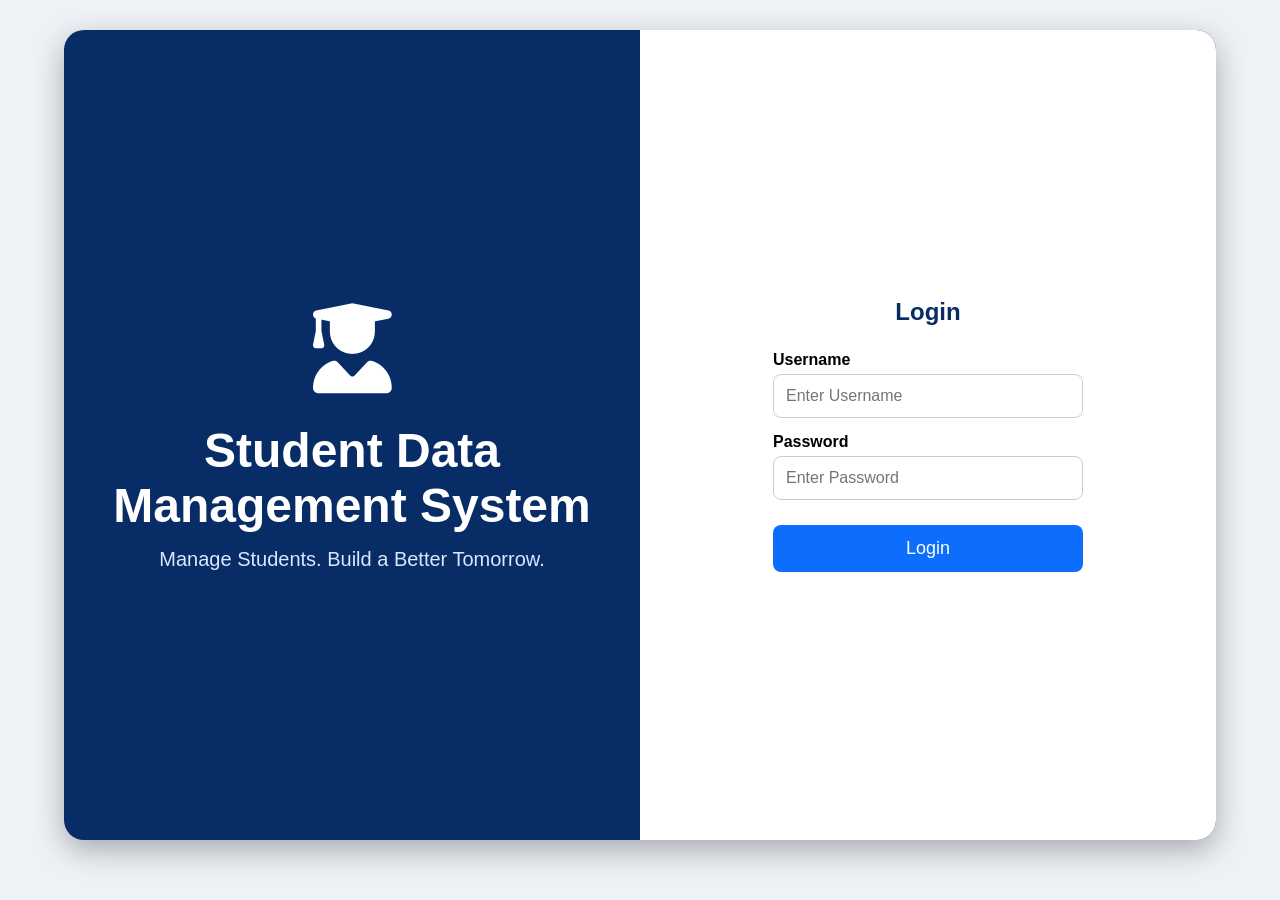
<file: Our project/index.html>
<!DOCTYPE html>
<html lang="en">
<head>
<meta charset="UTF-8">
<meta name="viewport" content="width=device-width, initial-scale=1.0">
<title>Student Data Management System</title>

<link rel="stylesheet" href="style.css">

<link href="https://cdnjs.cloudflare.com/ajax/libs/font-awesome/6.5.2/css/all.min.css" rel="stylesheet">

</head>

<body>

<div class="container">

<div class="left">

<div class="logo">
<i class="fa-solid fa-user-graduate"></i>
</div>

<h1>Student Data<br>Management System</h1>

<p>Manage Students. Build a Better Tomorrow.</p>

</div>

<div class="right">

<div class="login-box">

<h2>Login</h2>

<label>Username</label>

<input
type="text"
id="username"
placeholder="Enter Username">

<label>Password</label>

<input
type="password"
id="password"
placeholder="Enter Password">

<button id="loginBtn">
Login
</button>



</div>

</div>

</div>

<script src="login.js"></script>

</body>
</html>
</file>
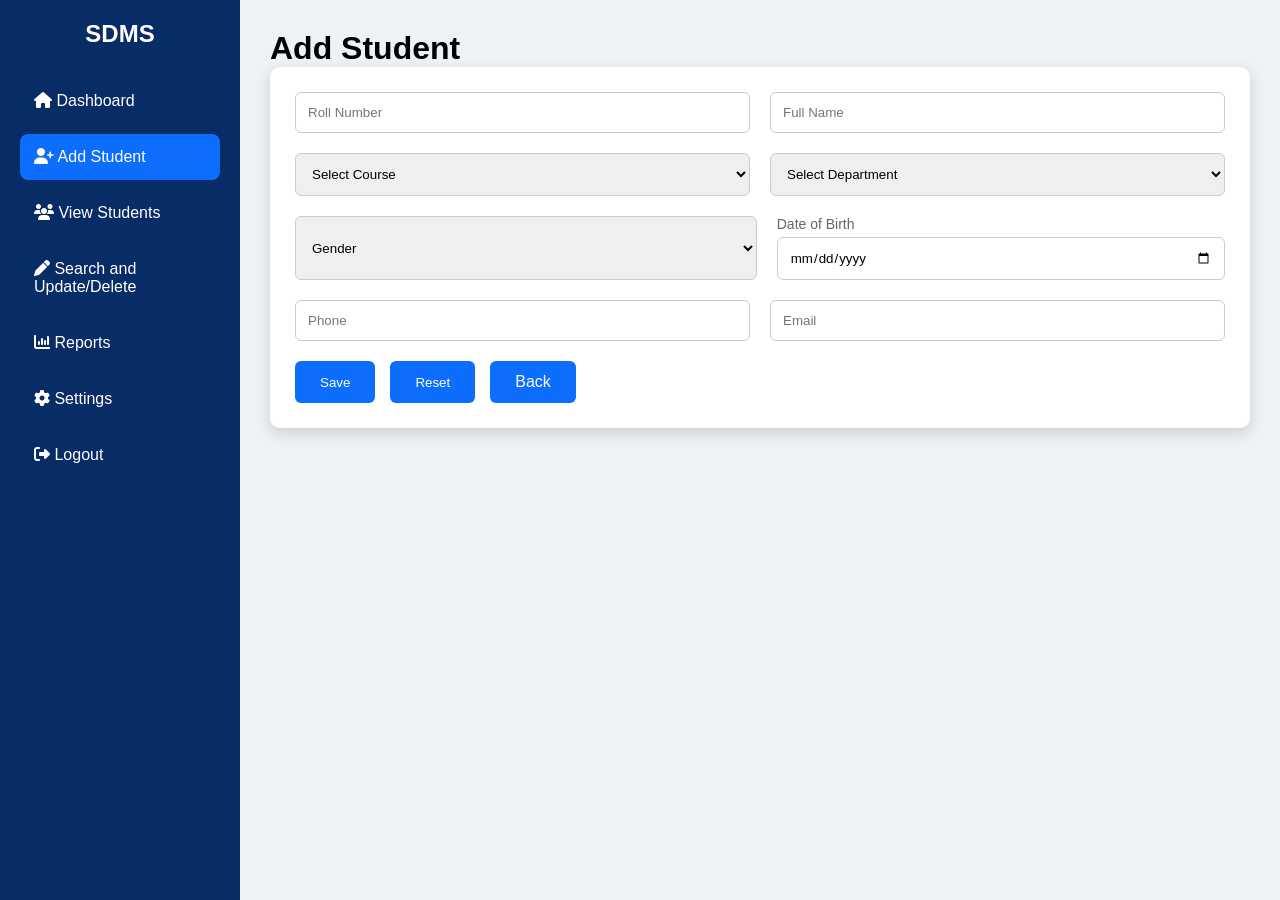
<file: Our project/add-student.html>
<!DOCTYPE html>
<html lang="en">
<head>
    <meta charset="UTF-8">
    <meta name="viewport" content="width=device-width, initial-scale=1.0">
    <title>Add Student</title>

    <link rel="stylesheet" href="form.css">

    <link href="https://cdnjs.cloudflare.com/ajax/libs/font-awesome/6.5.2/css/all.min.css" rel="stylesheet">
</head>

<body>

<div class="container">

    <div class="sidebar">

        <h2>SDMS</h2>

        <ul>
            <li>
                <a href="dashboard.html">
                    <i class="fa fa-house"></i> Dashboard
                </a>
            </li>

            <li class="active">
                <a href="add-student.html">
                    <i class="fa fa-user-plus"></i> Add Student
                </a>
            </li>

            <li>
                <a href="view-students.html">
                    <i class="fa fa-users"></i> View Students
                </a>
            </li>

            <li>
                <a href="update-delete.html">
                    <i class="fa fa-pen"></i> Search and Update/Delete
                </a>
            </li>

            <li>
                <a href="reports.html">
                    <i class="fa fa-chart-column"></i> Reports
                </a>
            </li>

            <li>
                <a href="settings.html">
                    <i class="fa fa-gear"></i> Settings
                </a>
            </li>

            <li>
                <a href="index.html">
                    <i class="fa fa-right-from-bracket"></i> Logout
                </a>
            </li>
        </ul>

    </div>


    <div class="main">

        <h1>Add Student</h1>

        <form id="studentForm">

            <div class="row">

                <input
                    type="text"
                    id="rollNo"
                    name="rollNo"
                    placeholder="Roll Number"
                    required
                >

                <input
                    type="text"
                    id="fullName"
                    name="fullName"
                    placeholder="Full Name"
                    required
                >

            </div>


            <div class="row">

                <select id="course" name="course">

                    <option value="">Select Course</option>
                    <option value="BCA">BCA</option>
                    <option value="BBA">BBA</option>
                    <option value="B.Tech">B.Tech</option>
                    <option value="B.Sc">B.Sc</option>

                </select>


                <select id="department" name="department">

                    <option value="">Select Department</option>
                    <option value="Computer Science">Computer Science</option>
                    <option value="Management">Management</option>
                    <option value="Commerce">Commerce</option>

                </select>

            </div>


            <div class="row">

                <select id="gender" name="gender">

                    <option value="">Gender</option>
                    <option value="Male">Male</option>
                    <option value="Female">Female</option>

                </select>


                <div style="display: flex; flex-direction: column; width: 100%;">

                    <label
                        for="dob"
                        style="font-size: 14px; color: #666; margin-bottom: 5px;"
                    >
                        Date of Birth
                    </label>

                    <input
                        type="date"
                        id="dob"
                        name="dob"
                    >

                </div>

            </div>


            <div class="row">

                <input
                    type="text"
                    id="phone"
                    name="phone"
                    placeholder="Phone"
                >

                <input
                    type="email"
                    id="email"
                    name="email"
                    placeholder="Email"
                >

            </div>


            <div class="buttons">

                <button type="submit">Save</button>

                <button type="reset">Reset</button>

                <a href="dashboard.html">Back</a>

            </div>

        </form>

    </div>

</div>


<script src="student.js"></script>

</body>
</html>
</file>
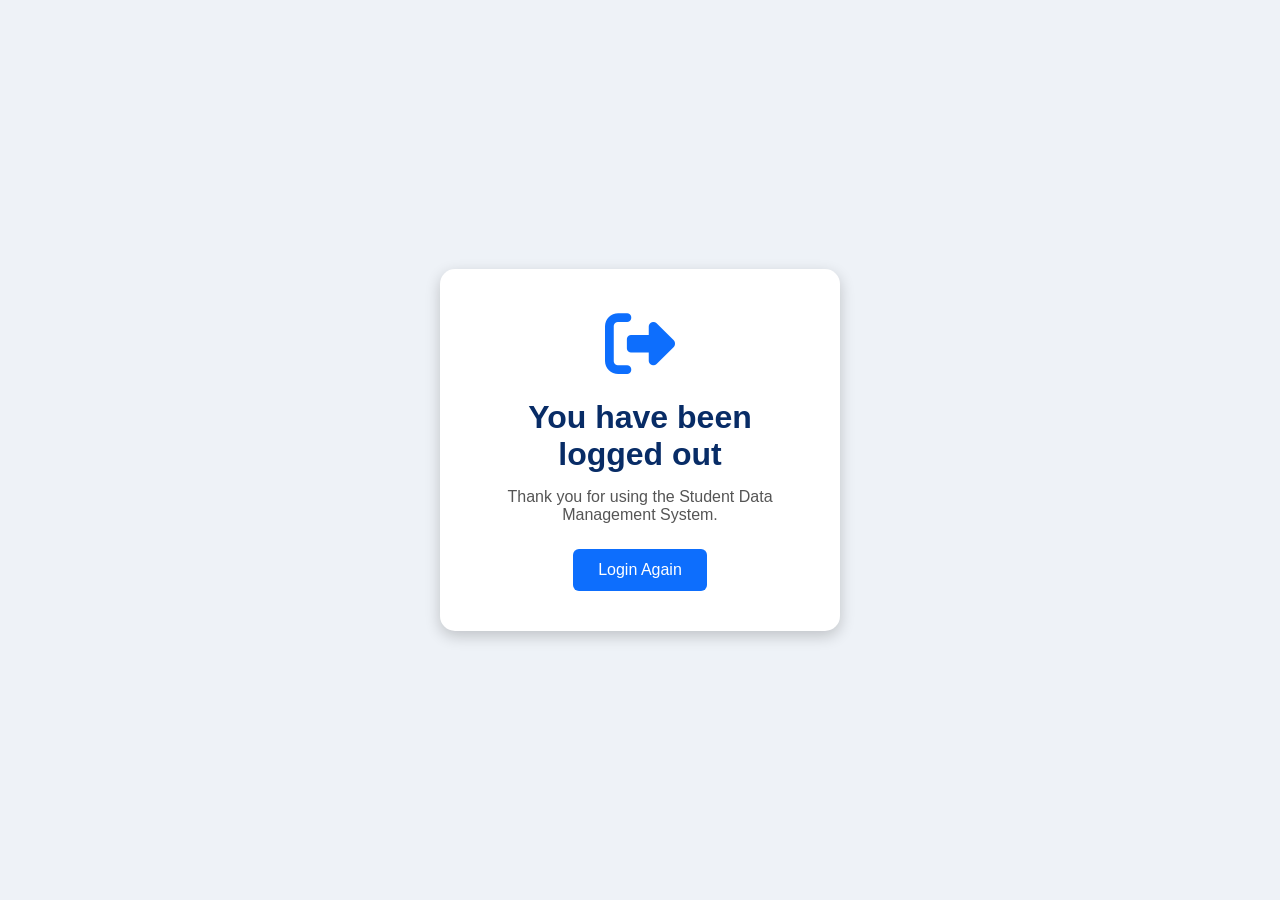
<file: Our project/logout.html>
<!DOCTYPE html>
<html lang="en">
<head>

<meta charset="UTF-8">
<meta name="viewport" content="width=device-width, initial-scale=1.0">

<title>Logout</title>

<link rel="stylesheet" href="logout.css">

<link href="https://cdnjs.cloudflare.com/ajax/libs/font-awesome/6.5.2/css/all.min.css" rel="stylesheet">

</head>

<body>

<div class="logout-box">

<i class="fa-solid fa-right-from-bracket icon"></i>

<h1>You have been logged out</h1>

<p>Thank you for using the Student Data Management System.</p>

<button onclick="loginAgain()">Login Again</button>

</div>

<script src="logout.js"></script>

</body>
</html>
</file>
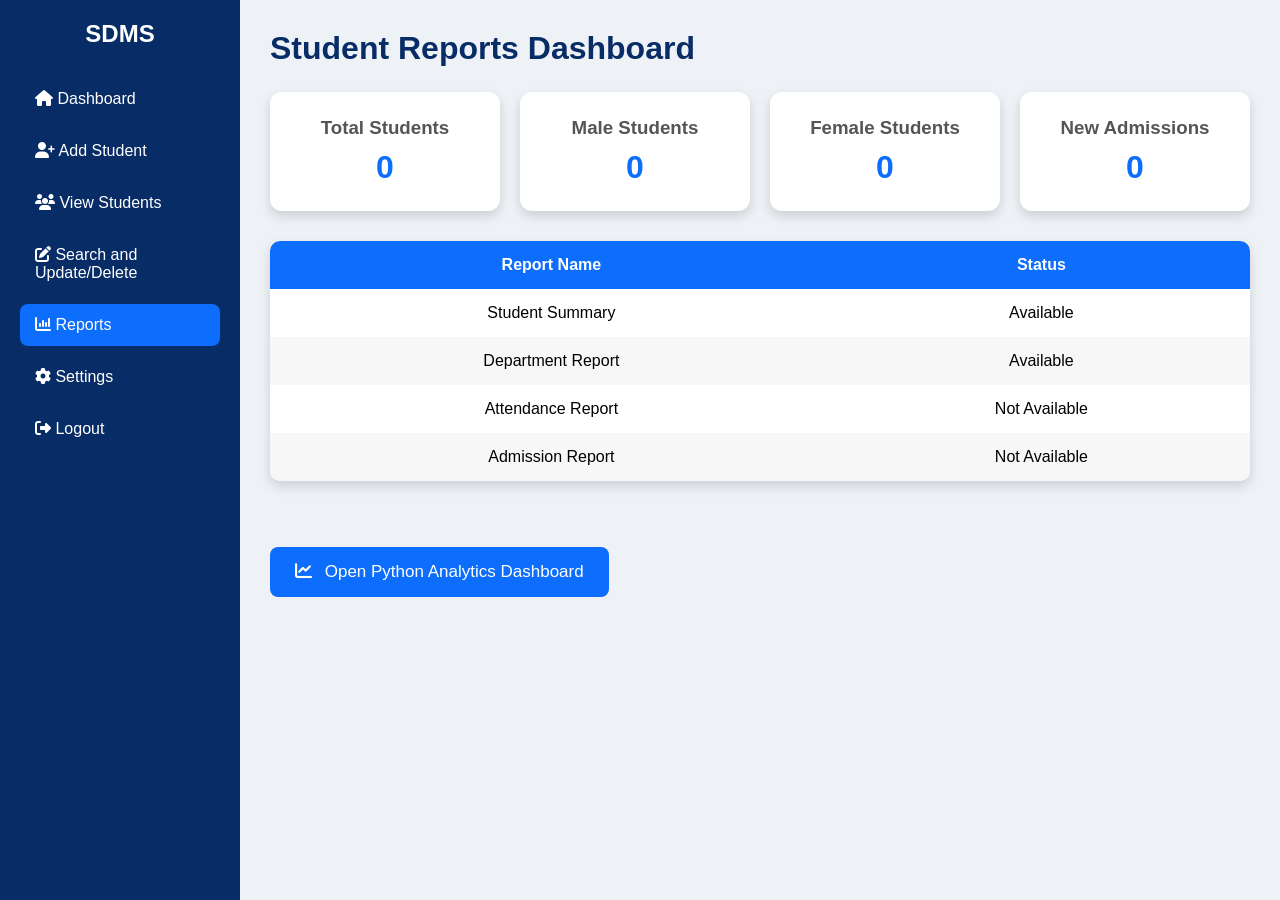
<file: Our project/reports.html>
<!DOCTYPE html>
<html lang="en">
<head>
    <meta charset="UTF-8">
    <meta name="viewport" content="width=device-width, initial-scale=1.0">

    <title>Student Reports</title>

    <link rel="stylesheet" href="reports.css">
    <link href="https://cdnjs.cloudflare.com/ajax/libs/font-awesome/6.5.2/css/all.min.css" rel="stylesheet">
</head>

<body>

<div class="container">

    <div class="sidebar">

        <h2>SDMS</h2>

        <ul>
            <li>
                <a href="dashboard.html">
                    <i class="fa-solid fa-house"></i> Dashboard
                </a>
            </li>

            <li>
                <a href="add-student.html">
                    <i class="fa-solid fa-user-plus"></i> Add Student
                </a>
            </li>

            <li>
                <a href="view-students.html">
                    <i class="fa-solid fa-users"></i> View Students
                </a>
            </li>

            <li>
                <a href="update-delete.html">
                    <i class="fa-solid fa-pen-to-square"></i>
                    Search and Update/Delete
                </a>
            </li>

            <li class="active">
                <a href="reports.html">
                    <i class="fa-solid fa-chart-column"></i> Reports
                </a>
            </li>

            <li>
                <a href="settings.html">
                    <i class="fa-solid fa-gear"></i> Settings
                </a>
            </li>

            <li>
                <a href="logout.html">
                    <i class="fa-solid fa-right-from-bracket"></i> Logout
                </a>
            </li>
        </ul>

    </div>

    <div class="main">

        <h1>Student Reports Dashboard</h1>

        <div class="cards">

            <div class="card">
                <h3>Total Students</h3>
                <h2 id="totalStudents">0</h2>
            </div>

            <div class="card">
                <h3>Male Students</h3>
                <h2 id="maleStudents">0</h2>
            </div>

            <div class="card">
                <h3>Female Students</h3>
                <h2 id="femaleStudents">0</h2>
            </div>

            <div class="card">
                <h3>New Admissions</h3>
                <h2 id="newAdmissions">0</h2>
            </div>

        </div>

        <table>

            <thead>
                <tr>
                    <th>Report Name</th>
                    <th>Status</th>
                </tr>
            </thead>

            <tbody>

                <tr>
                    <td>Student Summary</td>
                    <td id="summaryStatus">Available</td>
                </tr>

                <tr>
                    <td>Department Report</td>
                    <td id="departmentStatus">Available</td>
                </tr>

                <tr>
                    <td>Attendance Report</td>
                    <td>Not Available</td>
                </tr>

                <tr>
                    <td>Admission Report</td>
                    <td id="admissionStatus">Not Available</td>
                </tr>

            </tbody>

        </table>

        <br><br>

        <button onclick="openPythonReport()">
            <i class="fa-solid fa-chart-line"></i>
            Open Python Analytics Dashboard
        </button>

    </div>

</div>

<script src="reports.js"></script>

</body>
</html>
</file>
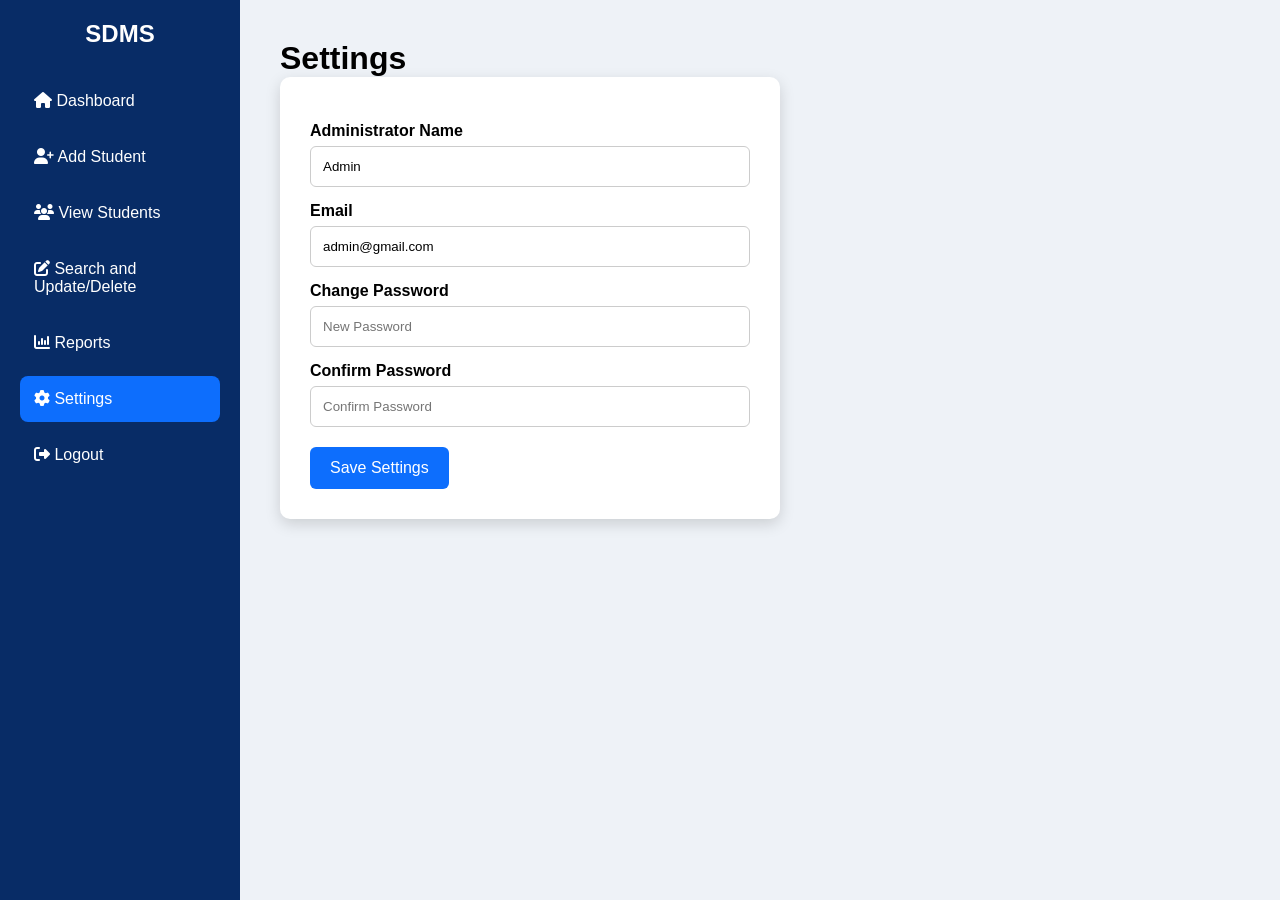
<file: Our project/settings.html>
<!DOCTYPE html>
<html lang="en">
<head>
<meta charset="UTF-8">
<meta name="viewport" content="width=device-width, initial-scale=1.0">
<title>Settings</title>

<link rel="stylesheet" href="settings.css">

<link href="https://cdnjs.cloudflare.com/ajax/libs/font-awesome/6.5.2/css/all.min.css" rel="stylesheet">

</head>

<body>

<div class="container">

<div class="sidebar">

<h2>SDMS</h2>

<ul>

<li><a href="dashboard.html"><i class="fa-solid fa-house"></i> Dashboard</a></li>

<li><a href="add-student.html"><i class="fa-solid fa-user-plus"></i> Add Student</a></li>

<li><a href="view-students.html"><i class="fa-solid fa-users"></i> View Students</a></li>

<li><a href="update-delete.html"><i class="fa-solid fa-pen-to-square"></i> Search and Update/Delete</a></li>

<li><a href="reports.html"><i class="fa-solid fa-chart-column"></i> Reports</a></li>

<li class="active"><a href="settings.html"><i class="fa-solid fa-gear"></i> Settings</a></li>

<li><a href="logout.html"><i class="fa-solid fa-right-from-bracket"></i> Logout</a></li>

</ul>

</div>

<div class="main">

<h1>Settings</h1>

<form id="settingsForm">

<label>Administrator Name</label>
<input type="text" id="adminName" value="Admin">

<label>Email</label>
<input type="email" id="email" value="admin@gmail.com">

<label>Change Password</label>
<input type="password" id="password" placeholder="New Password">

<label>Confirm Password</label>
<input type="password" id="confirmPassword" placeholder="Confirm Password">

<button type="button" onclick="saveSettings()">Save Settings</button>

</form>

</div>

</div>

<script src="settings.js"></script>

</body>
</html>
</file>
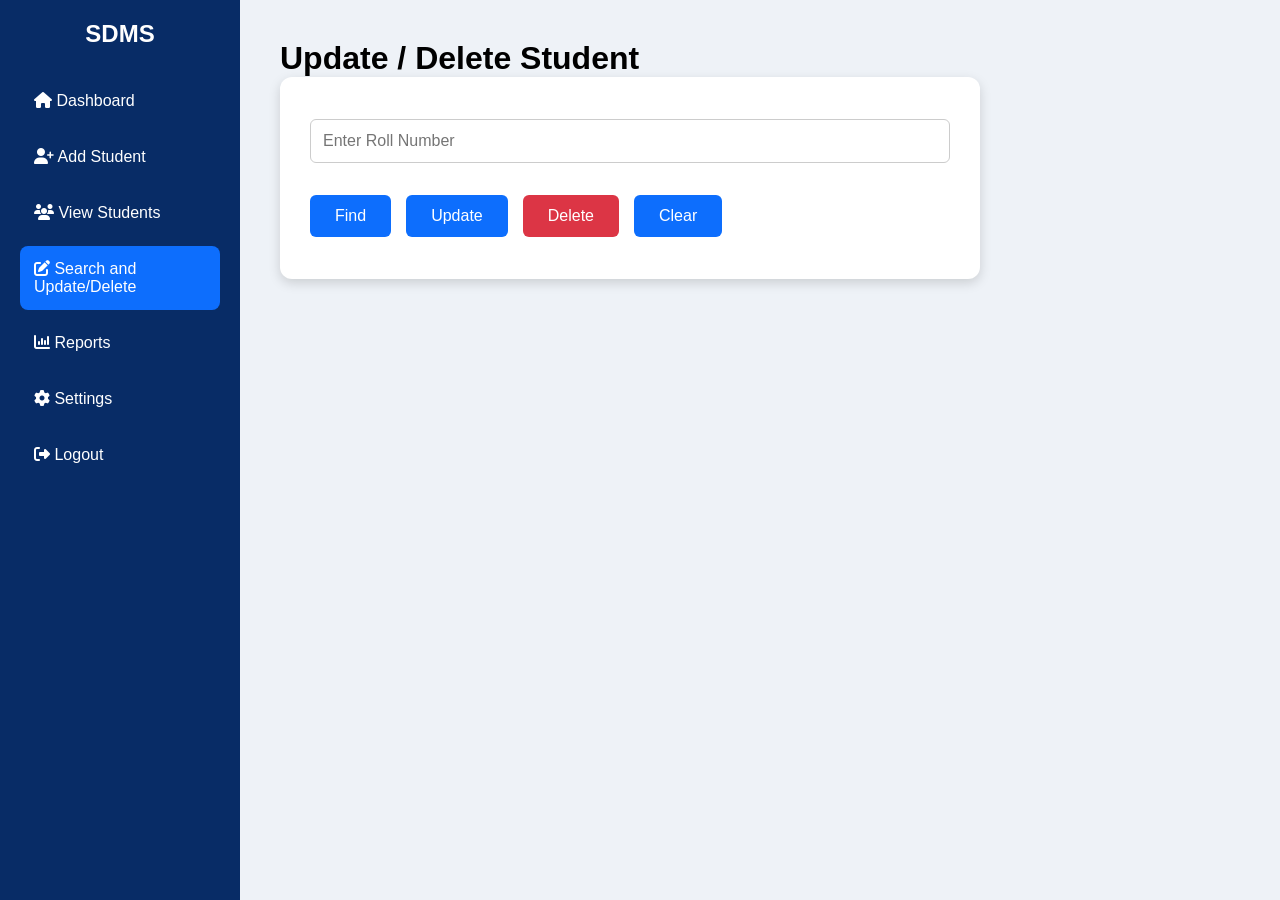
<file: Our project/update-delete.html>
<!DOCTYPE html>
<html lang="en">
<head>
<meta charset="UTF-8">
<meta name="viewport" content="width=device-width, initial-scale=1.0">
<title>Update/Delete Student</title>

<link rel="stylesheet" href="update-delete.css">

<link href="https://cdnjs.cloudflare.com/ajax/libs/font-awesome/6.5.2/css/all.min.css" rel="stylesheet">

</head>
<body>

<div class="container">

<div class="sidebar">

<h2>SDMS</h2>

<ul>

<li><a href="dashboard.html"><i class="fa-solid fa-house"></i> Dashboard</a></li>

<li><a href="add-student.html"><i class="fa-solid fa-user-plus"></i> Add Student</a></li>

<li><a href="view-students.html"><i class="fa-solid fa-users"></i> View Students</a></li>

<li class="active"><a href="update-delete.html"><i class="fa-solid fa-pen-to-square"></i> Search and Update/Delete</a></li>

<li><a href="reports.html"><i class="fa-solid fa-chart-column"></i> Reports</a></li>

<li><a href="settings.html"><i class="fa-solid fa-gear"></i> Settings</a></li>

<li><a href="index.html"><i class="fa-solid fa-right-from-bracket"></i> Logout</a></li>

</ul>

</div>

<div class="main">

<h1>Update / Delete Student</h1>

<form id="updateForm">

<input type="text" id="roll" name="roll" placeholder="Enter Roll Number" required>

<div class="buttons">

<button type="button" onclick="findStudent()">Find</button>

<button type="button" onclick="updateStudent()">Update</button>

<button type="button" class="delete" onclick="deleteStudent()">Delete</button>

<button type="reset">Clear</button>

</div>

<p id="formMessage" class="message"></p>

<div id="detailFields" class="hidden-fields">

<input type="hidden" id="originalRoll" name="originalRoll">

<input type="text" id="name" name="name" placeholder="Student Name" required>

<input type="text" id="fatherName" name="fatherName" placeholder="Father's Name">

<input type="text" id="motherName" name="motherName" placeholder="Mother's Name">

<select id="course" name="course">
<option value="">Select Course</option>
<option>BCA</option>
<option>BBA</option>
<option>B.Tech</option>
<option>B.Sc</option>
</select>

<select id="department" name="department">
<option value="">Select Department</option>
<option>Computer Science</option>
<option>Management</option>
<option>Commerce</option>
</select>

<select id="gender" name="gender">
<option value="">Select Gender</option>
<option>Male</option>
<option>Female</option>
</select>

<input type="date" id="dob" name="dob" placeholder="Date of Birth">

<input type="text" id="phone" name="phone" placeholder="Phone Number">

<input type="email" id="email" name="email" placeholder="Email">

<textarea id="address" name="address" placeholder="Address"></textarea>

</div>

</form>

</div>

</div>

<script src="update-delete.js"></script>

</body>
</html>
</file>
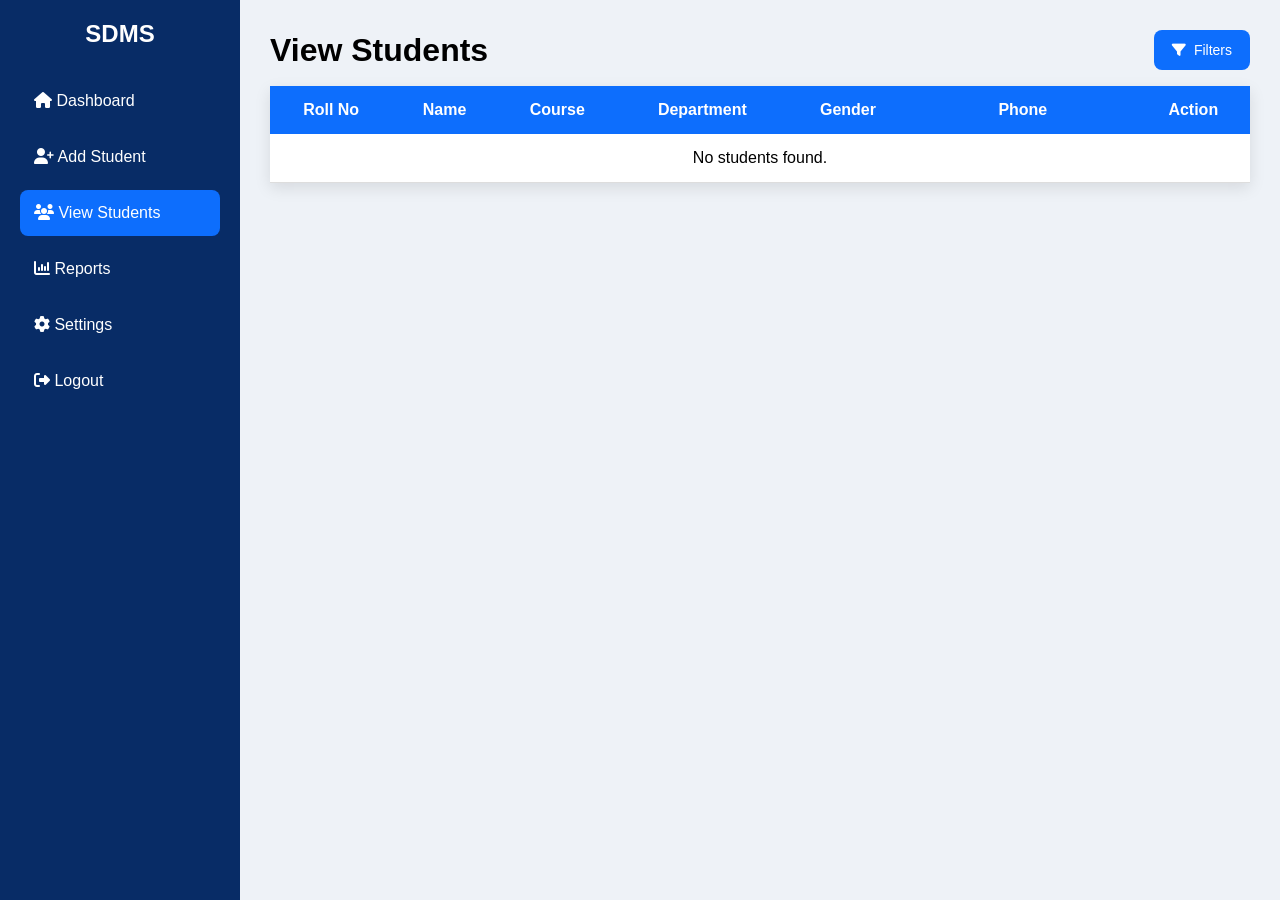
<file: Our project/view-students.html>
<!DOCTYPE html>
<html lang="en">
<head>

<meta charset="UTF-8">
<meta name="viewport" content="width=device-width, initial-scale=1.0">

<title>View Students</title>

<link rel="stylesheet" href="view.css">

<link href="https://cdnjs.cloudflare.com/ajax/libs/font-awesome/6.5.2/css/all.min.css" rel="stylesheet">

</head>

<body>

<div class="container">

<div class="sidebar">

<h2>SDMS</h2>

<ul>

<li><a href="dashboard.html"><i class="fa-solid fa-house"></i> Dashboard</a></li>

<li><a href="add-student.html"><i class="fa-solid fa-user-plus"></i> Add Student</a></li>

<li class="active"><a href="view-students.html"><i class="fa-solid fa-users"></i> View Students</a></li>

<li><a href="reports.html"><i class="fa-solid fa-chart-column"></i> Reports</a></li>

<li><a href="settings.html"><i class="fa-solid fa-gear"></i> Settings</a></li>

<li><a href="index.html"><i class="fa-solid fa-right-from-bracket"></i> Logout</a></li>

</ul>

</div>

<div class="main">

<div class="view-header-row">
    <h1>View Students</h1>
    <button class="filter-toggle" type="button" onclick="toggleFilterPanel()">
        <i class="fa-solid fa-filter"></i>
        Filters
    </button>
</div>

<div id="filterPanel" class="filter-panel hidden">
    <input type="text" id="searchInput" placeholder="Search by any text..." onkeyup="searchStudent()">
    <input type="text" id="filterRoll" placeholder="Filter by Roll No" onkeyup="searchStudent()">
    <input type="text" id="filterName" placeholder="Filter by Name" onkeyup="searchStudent()">
    <input type="text" id="filterFather" placeholder="Filter by Father's Name" onkeyup="searchStudent()">
    <input type="text" id="filterMother" placeholder="Filter by Mother's Name" onkeyup="searchStudent()">
    <input type="text" id="filterCourse" placeholder="Filter by Course" onkeyup="searchStudent()">
    <input type="text" id="filterDepartment" placeholder="Filter by Department" onkeyup="searchStudent()">
    <input type="text" id="filterGender" placeholder="Filter by Gender" onkeyup="searchStudent()">
    <input type="text" id="filterPhone" placeholder="Filter by Phone" onkeyup="searchStudent()">
</div>

<table id="studentTable">

<thead>

<tr>

<th>Roll No</th>
<th>Name</th>
<th>Course</th>
<th>Department</th>
<th>Gender</th>
<th>Phone</th>
<th>Action</th>

</tr>

</thead>

<tbody id="studentBody">

</tbody>

</table>

<div id="studentDetails" class="details-card"></div>

</div>

</div>

<script src="view.js"></script>

</body>
</html>
</file>
<file: Our project/style.css>
*{
margin:0;
padding:0;
box-sizing:border-box;
font-family:Arial,sans-serif;
}

body{
background:#eef2f7;
}

.container{
width:90%;
height:90vh;
margin:30px auto;
display:flex;
background:#082c66;
border-radius:20px;
overflow:hidden;
box-shadow:0 10px 30px rgba(0,0,0,.3);
}

.left{
width:50%;
display:flex;
flex-direction:column;
justify-content:center;
align-items:center;
color:white;
padding:40px;
}

.logo{
font-size:90px;
margin-bottom:20px;
}

.left h1{
font-size:48px;
text-align:center;
margin-bottom:15px;
}

.left p{
font-size:20px;
color:#dbe7ff;
text-align:center;
}

.right{
width:50%;
display:flex;
justify-content:center;
align-items:center;
background:white;
}

.login-box{
width:380px;
padding:35px;
}

.login-box h2{
text-align:center;
margin-bottom:25px;
color:#082c66;
}

.login-box label{
display:block;
margin-top:15px;
margin-bottom:5px;
font-weight:bold;
}

.login-box input{
width:100%;
padding:12px;
font-size:16px;
border:1px solid #ccc;
border-radius:8px;
}

.login-box input:focus{
outline:none;
border-color:#0d6efd;
}

.login-box button{
width:100%;
padding:13px;
margin-top:25px;
background:#0d6efd;
color:white;
font-size:18px;
border:none;
border-radius:8px;
cursor:pointer;
transition:.3s;
}

.login-box button:hover{
background:#084ec1;
}

.login-box a{
display:block;
text-align:center;
margin-top:18px;
text-decoration:none;
color:#0d6efd;
}

.login-box a:hover{
text-decoration:underline;
}
</file>
<file: Our project/form.css>
*{
margin:0;
padding:0;
box-sizing:border-box;
font-family:Arial,sans-serif;
}

body{
background:#eef2f7;
}

.container{
display:flex;
height:100vh;
}

.sidebar{
width:240px;
background:#082c66;
padding:20px;
}

.sidebar h2{
color:#fff;
text-align:center;
margin-bottom:30px;
}

.sidebar ul{
list-style:none;
}

.sidebar ul li{
margin-bottom:10px;
border-radius:8px;
}

.sidebar ul li a{
display:block;
padding:14px;
color:white;
text-decoration:none;
}

.sidebar ul li:hover,
.sidebar .active{
background:#0d6efd;
}

.main{
flex:1;
padding:30px;
}

form{
background:white;
padding:25px;
border-radius:10px;
box-shadow:0 5px 15px rgba(0,0,0,.15);
}

.row{
display:flex;
gap:20px;
margin-bottom:20px;
}

.row input,
.row select{
width:100%;
padding:12px;
border:1px solid #ccc;
border-radius:6px;
}

textarea{
width:100%;
height:120px;
padding:12px;
border:1px solid #ccc;
border-radius:6px;
margin-bottom:20px;
resize:none;
}

.buttons{
display:flex;
gap:15px;
}

button,
.buttons a{
padding:12px 25px;
border:none;
border-radius:6px;
background:#0d6efd;
color:white;
text-decoration:none;
cursor:pointer;
}

button:hover,
.buttons a:hover{
background:#084ec1;
}
</file>
<file: Our project/logout.css>
*{
margin:0;
padding:0;
box-sizing:border-box;
font-family:Arial,sans-serif;
}

body{

display:flex;
justify-content:center;
align-items:center;

height:100vh;

background:#eef2f7;

}

.logout-box{

background:white;

padding:40px;

border-radius:15px;

text-align:center;

box-shadow:0 5px 15px rgba(0,0,0,.2);

width:400px;

}

.icon{

font-size:70px;

color:#0d6efd;

margin-bottom:20px;

}

h1{

margin-bottom:15px;

color:#082c66;

}

p{

margin-bottom:25px;

color:#555;

}

button{

padding:12px 25px;

background:#0d6efd;

color:white;

border:none;

border-radius:6px;

cursor:pointer;

font-size:16px;

}

button:hover{

background:#084ec1;

}
</file>
<file: Our project/reports.css>
*{
    margin:0;
    padding:0;
    box-sizing:border-box;
    font-family:Arial,sans-serif;
}

body{
    background:#eef2f7;
}

.container{
    display:flex;
    min-height:100vh;
}

/* Sidebar */

.sidebar{
    width:240px;
    background:#082c66;
    color:white;
    padding:20px;
}

.sidebar h2{
    text-align:center;
    margin-bottom:30px;
}

.sidebar ul{
    list-style:none;
}

.sidebar ul li{
    margin-bottom:10px;
}

.sidebar ul li a{
    display:block;
    color:white;
    text-decoration:none;
    padding:12px 15px;
    border-radius:8px;
    transition:0.3s;
}

.sidebar ul li a:hover,
.sidebar ul li.active a{
    background:#0d6efd;
}

/* Main Content */

.main{
    flex:1;
    padding:30px;
}

.main h1{
    color:#082c66;
    margin-bottom:25px;
}

/* Cards */

.cards{
    display:grid;
    grid-template-columns:repeat(auto-fit,minmax(200px,1fr));
    gap:20px;
    margin-bottom:30px;
}

.card{
    background:white;
    padding:25px;
    text-align:center;
    border-radius:12px;
    box-shadow:0 5px 12px rgba(0,0,0,.15);
}

.card h3{
    color:#555;
    margin-bottom:10px;
}

.card h2{
    color:#0d6efd;
    font-size:32px;
}

/* Table */

table{
    width:100%;
    border-collapse:collapse;
    background:white;
    box-shadow:0 5px 12px rgba(0,0,0,.15);
    border-radius:10px;
    overflow:hidden;
}

thead{
    background:#0d6efd;
    color:white;
}

th,td{
    padding:15px;
    text-align:center;
}

tbody tr:nth-child(even){
    background:#f7f7f7;
}

tbody tr:hover{
    background:#e9f2ff;
}

/* Button */

button{
    margin-top:30px;
    padding:15px 25px;
    background:#0d6efd;
    color:white;
    border:none;
    border-radius:8px;
    font-size:17px;
    cursor:pointer;
    transition:0.3s;
}

button:hover{
    background:#084ec1;
    transform:scale(1.05);
}

button i{
    margin-right:8px;
}

/* Responsive */

@media(max-width:768px){

.container{
    flex-direction:column;
}

.sidebar{
    width:100%;
}

.main{
    padding:20px;
}

.cards{
    grid-template-columns:1fr;
}

table{
    font-size:14px;
}

button{
    width:100%;
}

}
</file>
<file: Our project/settings.css>
*{
margin:0;
padding:0;
box-sizing:border-box;
font-family:Arial,sans-serif;
}

body{
background:#eef2f7;
}

.container{
display:flex;
height:100vh;
}

.sidebar{
width:240px;
background:#082c66;
padding:20px;
}

.sidebar h2{
color:white;
text-align:center;
margin-bottom:30px;
}

.sidebar ul{
list-style:none;
}

.sidebar li{
margin-bottom:10px;
}

.sidebar a{
display:block;
padding:14px;
color:white;
text-decoration:none;
border-radius:8px;
}

.sidebar .active a,
.sidebar a:hover{
background:#0d6efd;
}

.main{
flex:1;
padding:40px;
}

form{
background:white;
padding:30px;
max-width:500px;
border-radius:10px;
box-shadow:0 5px 15px rgba(0,0,0,.15);
}

label{
display:block;
margin-top:15px;
font-weight:bold;
}

input{
width:100%;
padding:12px;
margin-top:6px;
border:1px solid #ccc;
border-radius:6px;
}

button{
margin-top:20px;
padding:12px 20px;
background:#0d6efd;
color:white;
border:none;
border-radius:6px;
cursor:pointer;
font-size:16px;
}

button:hover{
background:#084ec1;
}
</file>
<file: Our project/update-delete.css>
*{
margin:0;
padding:0;
box-sizing:border-box;
font-family:Arial,sans-serif;
}

body{
background:#eef2f7;
}

.container{
display:flex;
min-height:100vh;
}

.sidebar{
width:240px;
background:#082c66;
padding:20px;
}

.sidebar h2{
color:white;
text-align:center;
margin-bottom:30px;
}

.sidebar ul{
list-style:none;
}

.sidebar ul li{
margin-bottom:10px;
}

.sidebar ul li a{
display:block;
padding:14px;
color:white;
text-decoration:none;
border-radius:8px;
}

.sidebar .active a,
.sidebar a:hover{
background:#0d6efd;
}

.main{
flex:1;
padding:40px;
}

form{
background:white;
padding:30px;
border-radius:12px;
box-shadow:0 4px 12px rgba(0,0,0,.15);
max-width:700px;
}

form input,
form select,
form textarea{
width:100%;
padding:12px;
margin:12px 0;
border:1px solid #ccc;
border-radius:6px;
font-size:16px;
}

form textarea{
min-height:100px;
resize:vertical;
}

.hidden-fields {
display:none;
}

.message{
margin:8px 0 12px;
font-weight:bold;
color:#0d6efd;
}

.buttons{
margin-top:20px;
display:flex;
gap:15px;
flex-wrap:wrap;
}

button{
padding:12px 25px;
border:none;
border-radius:6px;
cursor:pointer;
background:#0d6efd;
color:white;
font-size:16px;
}

button:hover{
opacity:.9;
}

.delete{
background:#dc3545;
}
</file>
<file: Our project/view.css>
*{
margin:0;
padding:0;
box-sizing:border-box;
font-family:Arial,sans-serif;
}

body{
background:#eef2f7;
}

.container{
display:flex;
height:100vh;
}

.sidebar{
width:240px;
background:#082c66;
padding:20px;
}

.sidebar h2{
color:white;
text-align:center;
margin-bottom:30px;
}

.sidebar ul{
list-style:none;
}

.sidebar li{
margin-bottom:10px;
}

.sidebar a{
display:block;
padding:14px;
color:white;
text-decoration:none;
border-radius:8px;
}

.sidebar .active a,
.sidebar a:hover{
background:#0d6efd;
}

.main{
flex:1;
padding:30px;
}

#searchInput{
width:100%;
padding:12px;
border:1px solid #ccc;
border-radius:6px;
}

.view-header-row{
display:flex;
justify-content:space-between;
align-items:center;
gap:20px;
margin-bottom:16px;
flex-wrap:wrap;
}

.filter-toggle{
display:flex;
align-items:center;
gap:8px;
padding:12px 18px;
border:none;
border-radius:8px;
background:#0d6efd;
color:white;
cursor:pointer;
font-size:14px;
}

.filter-panel{
display:grid;
grid-template-columns:repeat(auto-fit,minmax(220px,1fr));
gap:12px;
margin-bottom:20px;
}

.filter-panel.hidden{
display:none;
}

.filter-panel input{
padding:12px;
border:1px solid #ccc;
border-radius:6px;
}

table{
width:100%;
border-collapse:collapse;
background:white;
box-shadow:0 5px 15px rgba(0,0,0,.1);
}

th{
background:#0d6efd;
color:white;
padding:15px;
}

#studentTable th,
#studentTable td {
white-space:nowrap;
overflow:visible;
}

#studentTable th:nth-child(6),
#studentTable td:nth-child(6) {
min-width:160px;
}

td{
padding:15px;
text-align:center;
border-bottom:1px solid #ddd;
}

.action-buttons{
display:flex;
justify-content:center;
gap:8px;
flex-wrap:wrap;
}

.view-btn,
.edit,
.delete{
color:white;
border:none;
padding:8px 14px;
border-radius:5px;
cursor:pointer;
}

.view-btn{
background:#17a2b8;
}

.edit{
background:#28a745;
}

.delete{
background:#dc3545;
}

.view-btn:hover{
background:#138496;
}

.edit:hover{
background:#218838;
}

.delete:hover{
background:#c82333;
}

.details-card{
margin-top:20px;
background:white;
padding:20px;
border-radius:10px;
box-shadow:0 5px 15px rgba(0,0,0,.1);
display:none;
}

.details-card h3{
margin-bottom:12px;
color:#082c66;
}

.details-card p{
margin:6px 0;
}
</file>
